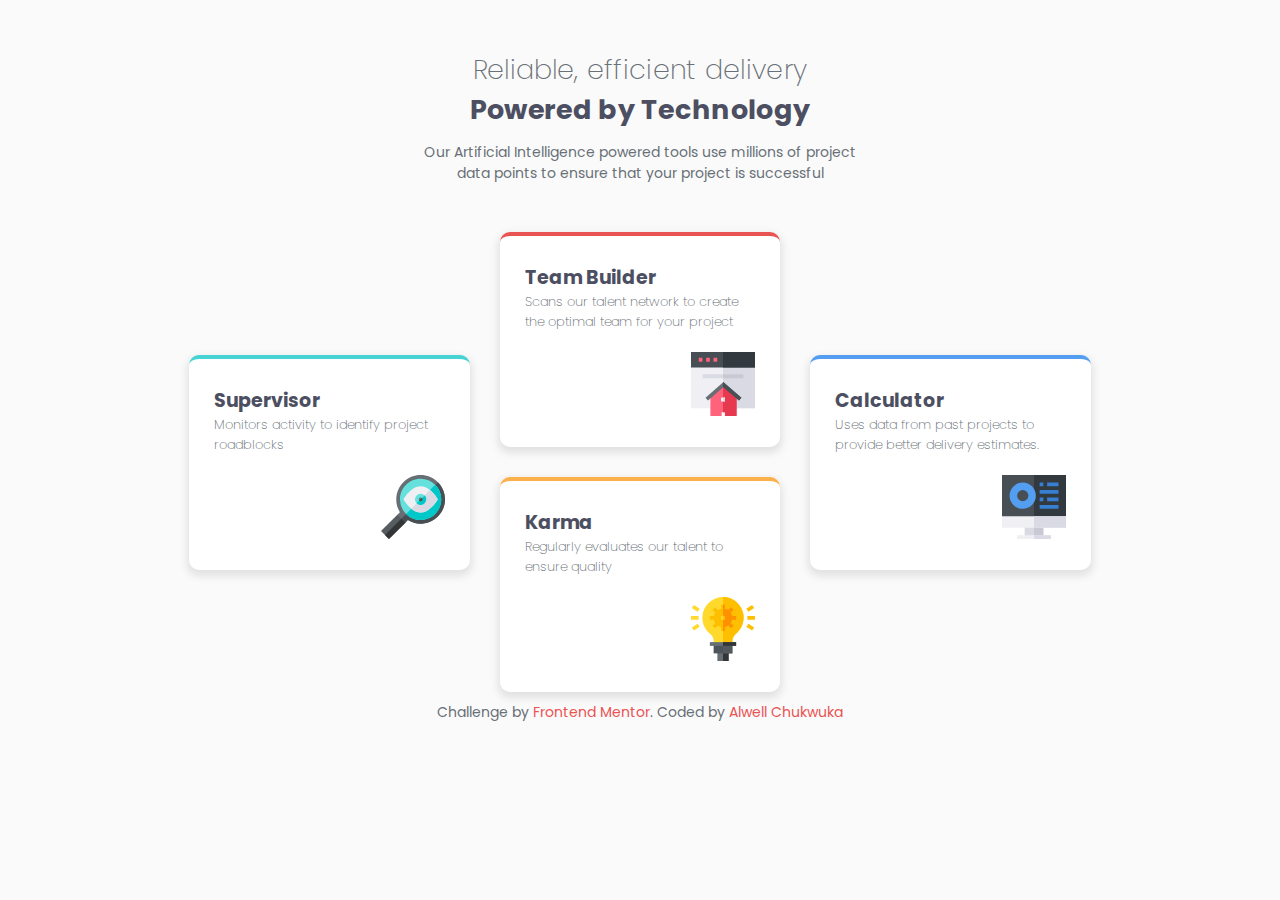
<file: index.html>
<!DOCTYPE html>
<html lang="en">
    <head>
        <meta charset="UTF-8">
        <meta name="viewport" content="width=device-width, initial-scale=1.0">
        <meta name="description" content="Four Card Feature Site">
        <meta name="author" content="Alwell">
        <title>Four Card Feature Site</title>
        <link rel="stylesheet" href="style.css"> <!-- Link to your CSS file -->
        <link rel="icon" href="four-card-feature-site/images/favicon-32x32.png" type="image/x-icon">
    </head>
    <body>
        <div class="card-title-container">
            <span class="card-title">Reliable, efficient delivery</span>
        </div>

        <div class="card-subtitle-container">
            <span class="card-subtitle">Powered by Technology</span>
        </div>
        
        <div class="card-description">
            <span>Our Artificial Intelligence powered tools use millions of 
                project data points to ensure that your project is successful
            </span>
        </div>

        <main class="four-card-container">
            <div class="card-container">
                <div class="card-details first">
                    <div class="card-name">
                        <span>Supervisor</span>
                    </div>
                    <div class="card-duty">
                        <span>Monitors activity to identify project roadblocks</span>
                    </div>
                    <div class="card-image">
                        <img src="four-card-feature-site/images/icon-supervisor.svg" alt="no pic">
                    </div>
                </div>
            </div>

            <div class="second-card-container">
                <div class="card-details second">
                    <div class="card-name">
                        <span>Team Builder</span>
                    </div>
                    <div class="card-duty">
                        <span>Scans our talent network to create the optimal team for your project</span>
                    </div>
                    <div class="card-image">
                        <img src="four-card-feature-site/images/icon-team-builder.svg" alt="no pic">
                    </div>
                </div>

                <div class="card-details third">
                    <div class="card-name">
                        <span>Karma</span>
                    </div>
                    <div class="card-duty">
                        <span>Regularly evaluates our talent to ensure quality</span>
                    </div>
                    <div class="card-image">
                        <img src="four-card-feature-site/images/icon-karma.svg" alt="no pic">
                    </div>
                </div>
            </div>

            <div class="card-container">
                <div class="card-details fourth">
                    <div class="card-name">
                        <span>Calculator</span>
                    </div>
                    <div class="card-duty">
                        <span>Uses data from past projects to provide better delivery estimates.</span>
                    </div>
                    <div class="card-image">
                        <img src="four-card-feature-site/images/icon-calculator.svg" alt="no pic">
                    </div>
                </div>
            </div>
        </main>
        
        <footer>
            Challenge by <a href="www.frontendmentor.io">Frontend Mentor</a>.
            Coded by <a href="www.github.io">Alwell Chukwuka</a>
        </footer>
    </body>
</html>
</file>
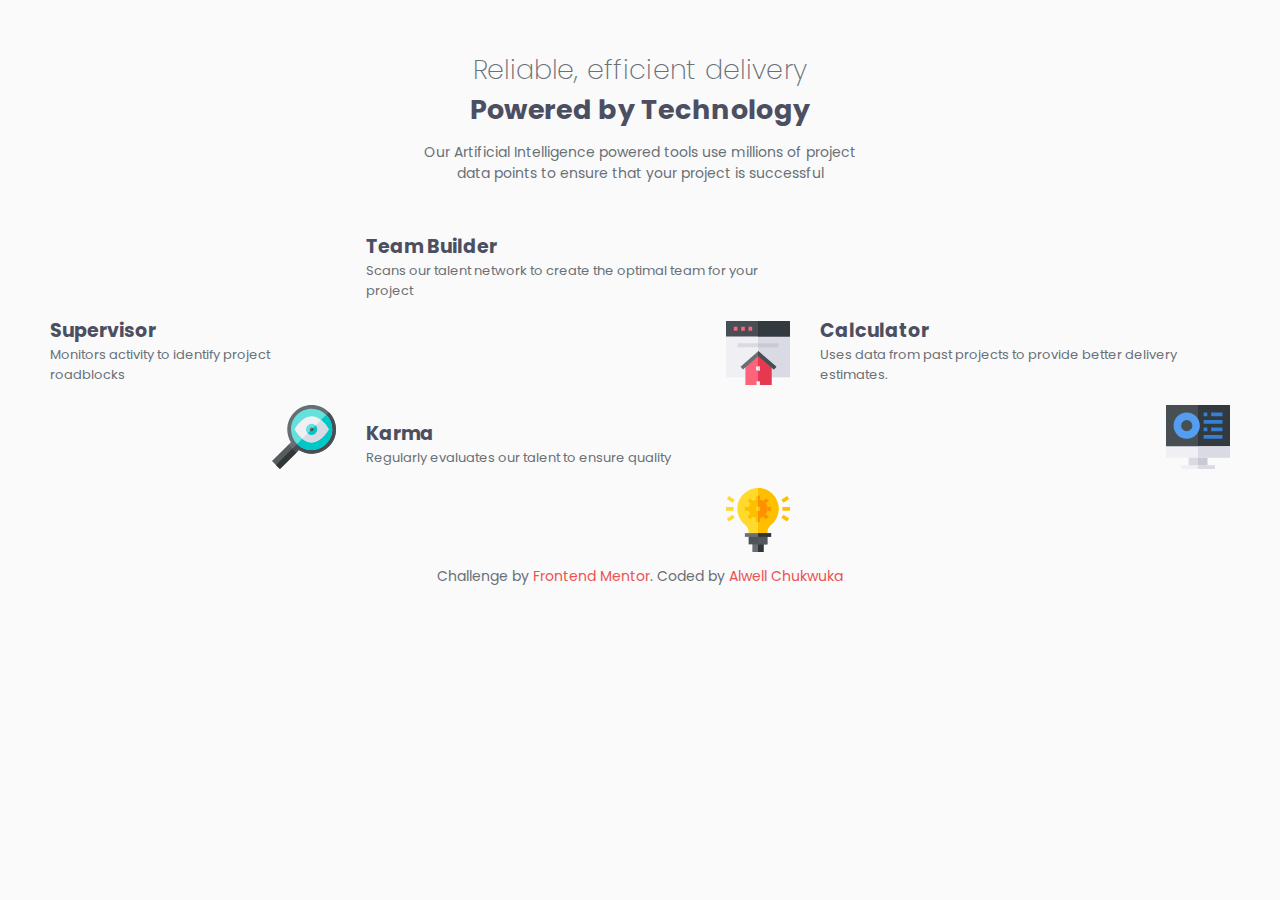
<file: four-card-feature-site/index.html>
<!DOCTYPE html>
<html lang="en">
    <head>
        <meta charset="UTF-8">
        <meta name="viewport" content="width=device-width, initial-scale=1.0">
        <meta name="description" content="Four Card Feature Site">
        <meta name="author" content="Alwell">
        <title>Four Card Feature Site</title>
        <link rel="stylesheet" href="/four-card-feature-site/style.css"> <!-- Link to your CSS file -->
        <link rel="icon" href="/four-card-feature-site/images/favicon-32x32.png" type="image/x-icon">
    </head>
    <body>
        <div class="card-title-container">
            <span class="card-title">Reliable, efficient delivery</span>
        </div>

        <div class="card-subtitle-container">
            <span class="card-subtitle">Powered by Technology</span>
        </div>
        
        <div class="card-description">
            <span>Our Artificial Intelligence powered tools use millions of 
                project data points to ensure that your project is successful
            </span>
        </div>

        <main class="four-card-container">
            <div class="card-container">
                <div class="first-card-details">
                    <div class="card-name">
                        <span>Supervisor</span>
                    </div>
                    <div class="card-duty">
                        <span>Monitors activity to identify project roadblocks</span>
                    </div>
                    <div class="card-image">
                        <img src="/four-card-feature-site/images/icon-supervisor.svg" alt="no pic">
                    </div>
                </div>
            </div>

            <div class="second-card-container">
                <div class="second-card-details">
                    <div class="card-name">
                        <span>Team Builder</span>
                    </div>
                    <div class="card-duty">
                        <span>Scans our talent network to create the optimal team for your project</span>
                    </div>
                    <div class="card-image">
                        <img src="/four-card-feature-site/images/icon-team-builder.svg" alt="no pic">
                    </div>
                </div>

                <div class="third-card-details">
                    <div class="card-name">
                        <span>Karma</span>
                    </div>
                    <div class="card-duty">
                        <span>Regularly evaluates our talent to ensure quality</span>
                    </div>
                    <div class="card-image">
                        <img src="/four-card-feature-site/images/icon-karma.svg" alt="no pic">
                    </div>
                </div>
            </div>

            <div class="card-container">
                <div class="fourth-card-details">
                    <div class="card-name">
                        <span>Calculator</span>
                    </div>
                    <div class="card-duty">
                        <span>Uses data from past projects to provide better delivery estimates.</span>
                    </div>
                    <div class="card-image">
                        <img src="/four-card-feature-site/images/icon-calculator.svg" alt="no pic">
                    </div>
                </div>
            </div>
        </main>
        
        <footer>
            Challenge by <a href="www.frontendmentor.io">Frontend Mentor</a>.
            Coded by <a href="www.github.io">Alwell Chukwuka</a>
        </footer>
    </body>
</html>
</file>
<file: style.css>
body{
    box-sizing: border-box;
    margin: 0;
    padding: 50px;
    padding-bottom: 0px;
    display: flex;
    flex-direction: column;
    align-items: center;
    background-color: #fafafa;
}

.card-title-container{
    text-align: center;
}

@font-face {
    font-family: 'Poppins_ExtraLight';
    src: url('four-card-feature-site/fonts/Poppins-ExtraLight.ttf') format('truetype');
    font-weight: 400;
    font-style: normal;
}

@font-face {
    font-family: 'Poppins_Bold';
    src: url('four-card-feature-site/fonts/Poppins-Bold.ttf') format('truetype');
    font-weight: normal;
    font-style: normal;
}

@font-face {
    font-family: 'Poppins_Regular';
    src: url('four-card-feature-site/fonts/Poppins-Regular.ttf') format('truetype');
    font-weight: normal;
    font-style: normal;
}

.card-title{
    font-family: 'Poppins_ExtraLight', sans-serif;
    font-weight: 400;
    font-size: 27px;
    color: hsl(212, 6%, 44%);
    letter-spacing: 0.3px;
}

.card-subtitle-container{
    text-align: center;
}

.card-subtitle{
    font-family: 'Poppins_Bold', sans-serif;
    font-weight: 400;
    font-size: 27px;
    color: hsl(234, 12%, 34%);
    letter-spacing: 0.3px;
}

.card-description{
    width: 37%;
    height: 90px;
    margin-top: 12px;
    text-align: center;
}

.card-description span{
    font-family: 'Poppins_Regular', sans-serif;
    font-size: 14px;
    color: hsl(212, 6%, 44%);
}

.four-card-container{
    display: flex;
    flex-direction: row;
    gap: 30px;
}

.card-container{
    display: flex;
    justify-content: center;
    align-items: center;
}

.card-details{
    width: 18vw;
    border-top: 4px solid hsl(180, 62%, 55%);
    border-radius: 10px;
    padding: 27px 25px;
    background-color: white;
    box-shadow: 0px 4px 8px 2px rgba(0, 0, 0, 0.1);
}

.first{
    border-top: 4px solid hsl(180, 62%, 55%);
}

.second{
    border-top: 4px solid hsl(0, 78%, 62%);
}

.third{
    border-top: 4px solid hsl(34, 97%, 64%);
}

.fourth{
    border-top: 4px solid hsl(212, 86%, 64%)
}

.card-name{
    width: 100%;
}

.card-name span{
    font-family: 'Poppins_Bold', sans-serif;
    font-weight: 100;
    font-size: 19px;
    color: hsl(234, 12%, 34%);
}

.card-duty{
    width: 100%;
}

.card-duty span{
    font-family: 'Poppins_ExtraLight', sans-serif;
    font-weight: 100;
    font-size: 13px;
    color: hsl(212, 6%, 44%);
}

.card-image{
    margin-top: 20px;
    float: right;
    text-align: center;
}

.second-card-container{
    display: flex;
    flex-direction: column;
    gap: 30px;
}

footer{
    margin-top: 10px;
    font-family: "Poppins_Regular", sans-serif;
    font-style: normal;
    font-size: 14px;
    color:hsl(212, 6%, 44%)
}

footer a{
    text-decoration: none;
    color: hsl(0, 78%, 62%);
    font-weight: 500;
}

@media (max-width: 1235px){
    .card-description{
        width: 52%;
        height: 65px;
    }
}

@media (max-width: 930px) and (min-width: 750px){
    .card-name span{
        font-size: 17px;
    }

    .card-duty span{
        font-size: 11px;
    }

    .card-image{
        margin-top: 15px;
    }

    .card-description{
        width: 58%;
        height: 90px;
    }

    .card-description span{
        font-size: 13px;
    }
}

@media (max-width: 749px) {
    body{
        display: block;
        padding: 0px 50px;
        padding-top: 60px;
    }

    .card-title{
        font-size: 29px;
    }

    .card-subtitle{
        font-size: 29px;
    }

    .card-description{
        width: 100%;
        margin-bottom: 50px;
        height: 100px
    }

    .card-description span{
        font-size: 18px;
    }

    .card-container, .four-card-container, .second-card-container{
        display: block;
    }

    .card-details{
        width: 87%;
        height: 180px;
        margin-bottom: 30px;
    }

    .card-name, .card-duty{
        margin-bottom: 8px;
    }

    .card-name span{
        font-size: 22px;
    }

    .card-duty span{
        font-size: 17px;
    }

    footer{
        font-size: 13px;
        margin-top: 0px;
        margin-bottom: 20px;
        text-align: center;
    }
}
</file>
<file: four-card-feature-site/style.css>
body{
    box-sizing: border-box;
    margin: 0;
    padding: 50px;
    padding-bottom: 0px;
    display: flex;
    flex-direction: column;
    align-items: center;
    background-color: #fafafa;
}

.card-title-container{
    /* border: 1px solid black; */
    text-align: center;
}

@font-face {
    font-family: 'Poppins_ExtraLight';
    src: url('/four-card-feature-site/fonts/Poppins-ExtraLight.ttf') format('truetype');
    font-weight: 400;
    font-style: normal;
}

@font-face {
    font-family: 'Poppins_Bold';
    src: url('/four-card-feature-site/fonts/Poppins-Bold.ttf') format('truetype');
    font-weight: normal;
    font-style: normal;
}

@font-face {
    font-family: 'Poppins_Regular';
    src: url('/four-card-feature-site/fonts/Poppins-Regular.ttf') format('truetype');
    font-weight: normal;
    font-style: normal;
}

.card-title{
    font-family: 'Poppins_ExtraLight', sans-serif;
    font-weight: 400;
    font-size: 27px;
    color: hsl(212, 6%, 44%);
    letter-spacing: 0.3px;
}

.card-subtitle-container{
    /* border: 1px solid black; */
    text-align: center;
}

.card-subtitle{
    font-family: 'Poppins_Bold', sans-serif;
    font-weight: 400;
    font-size: 27px;
    color: hsl(234, 12%, 34%);
    letter-spacing: 0.3px;
}

.card-description{
    /* border: 1px solid blue; */
    width: 37%;
    height: 90px;
    margin-top: 12px;
    text-align: center;
}

.card-description span{
    font-family: 'Poppins_Regular', sans-serif;
    font-size: 14px;
    color: hsl(212, 6%, 44%);
}

.four-card-container{
    display: flex;
    flex-direction: row;
    gap: 30px;
    /* margin-left: 10px; */
}

.card-container{
    display: flex;
    justify-content: center;
    align-items: center;
}

.card-details{
    width: 18vw;
    border-top: 4px solid hsl(180, 62%, 55%);
    border-radius: 10px;
    padding: 27px 25px;
    background-color: white;
    box-shadow: 0px 4px 8px 2px rgba(0, 0, 0, 0.1);
}

.first{
    border-top: 4px solid hsl(180, 62%, 55%);
}

.second{
    border-top: 4px solid hsl(0, 78%, 62%);
}

.third{
    border-top: 4px solid hsl(34, 97%, 64%);
}

.fourth{
    border-top: 4px solid hsl(212, 86%, 64%)
}

.card-name{
    width: 100%;
}

.card-name span{
    font-family: 'Poppins_Bold', sans-serif;
    font-weight: 100;
    font-size: 19px;
    color: hsl(234, 12%, 34%);
}

.card-duty{
    width: 100%;
}

.card-duty span{
    font-family: 'Poppins_Regular', sans-serif;
    font-weight: 100;
    font-size: 13px;
    color: hsl(212, 6%, 44%);
}

.card-image{
    margin-top: 20px;
    float: right;
    text-align: center;
}

.second-card-container{
    display: flex;
    flex-direction: column;
    gap: 30px;
}

footer{
    margin-top: 10px;
    font-family: "Poppins_Regular", sans-serif;
    font-style: normal;
    font-size: 14px;
    color:hsl(212, 6%, 44%)
}

footer a{
    text-decoration: none;
    color: hsl(0, 78%, 62%);
    font-weight: 500;
}

@media (max-width: 1235px){
    .card-description{
        width: 52%;
        height: 65px;
    }
}

@media (max-width: 930px) and (min-width: 750px){
    .card-name span{
        font-size: 17px;
    }

    .card-duty span{
        font-size: 11px;
    }

    .card-image{
        margin-top: 15px;
    }

    .card-description{
        width: 58%;
        height: 90px;
    }

    .card-description span{
        font-size: 13px;
    }
}

@media (max-width: 749px) {
    body{
        display: block;
        padding: 0px 50px;
        padding-top: 60px;
    }

    .card-title{
        font-size: 29px;
    }

    .card-subtitle{
        font-size: 29px;
    }

    .card-description{
        width: 100%;
        margin-bottom: 50px;
        height: 100px
    }

    .card-description span{
        font-size: 18px;
    }

    .card-container, .four-card-container, .second-card-container{
        display: block;
    }

    .card-details{
        width: 87%;
        height: 180px;
        margin-bottom: 30px;
    }

    .card-name, .card-duty{
        margin-bottom: 8px;
    }

    .card-name span{
        font-size: 22px;
    }

    .card-duty span{
        font-size: 17px;
    }

    footer{
        font-size: 13px;
        margin-top: 0px;
        margin-bottom: 20px;
        text-align: center;
    }
}
</file>
